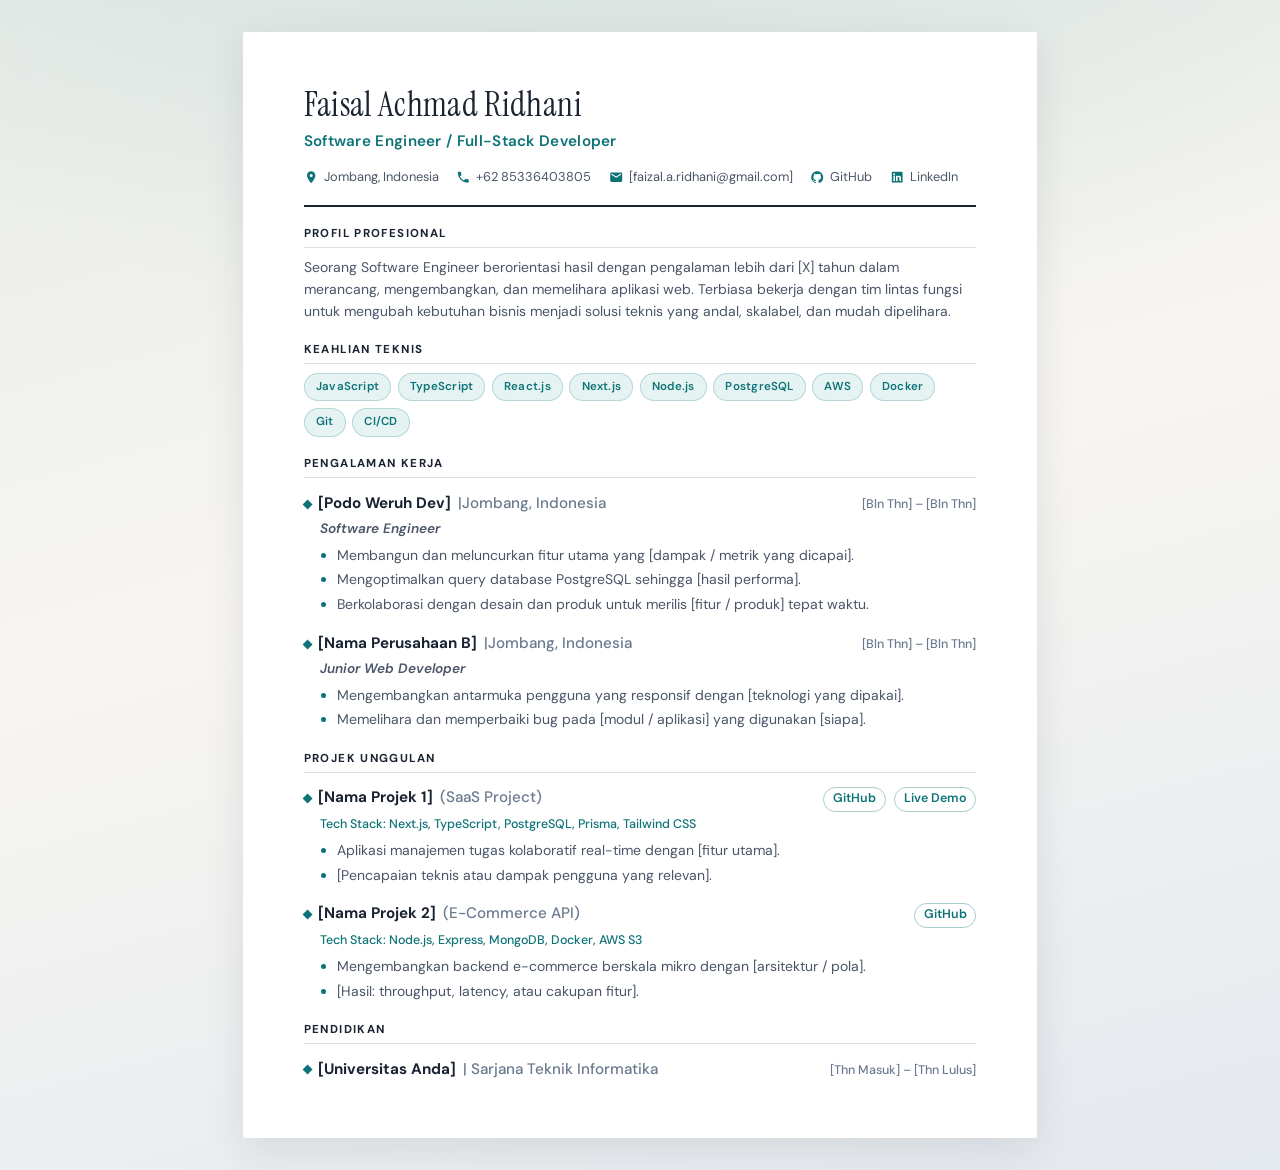
<file: portfolio-1/index-portfolio.html>
<!DOCTYPE html>
<html lang="id">
<head>
  <meta charset="UTF-8">
  <meta name="viewport" content="width=device-width, initial-scale=1.0">
  <title>Faisal Achmad Ridhani — CV</title>
  <link rel="preconnect" href="https://fonts.googleapis.com">
  <link rel="preconnect" href="https://fonts.gstatic.com" crossorigin>
  <link href="https://fonts.googleapis.com/css2?family=DM+Sans:ital,opsz,wght@0,9..40,400;0,9..40,500;0,9..40,600;0,9..40,700;1,9..40,400&family=Instrument+Serif:ital@0;1&display=swap" rel="stylesheet">
  <link rel="stylesheet" href="styles.css">
</head>
<body>
  <div class="page">
    <header class="header">
      <h1 class="name">Faisal Achmad Ridhani</h1>
      <p class="title">Software Engineer / Full-Stack Developer</p>
      <ul class="contact" aria-label="Kontak">
        <li>
          <svg class="icon" viewBox="0 0 24 24" aria-hidden="true" focusable="false"><path fill="currentColor" d="M12 2C8.13 2 5 5.13 5 9c0 5.25 7 13 7 13s7-7.75 7-13c0-3.87-3.13-7-7-7zm0 9.5a2.5 2.5 0 1 1 0-5 2.5 2.5 0 0 1 0 5z"/></svg>
          <span>Jombang, Indonesia</span>
        </li>
        <li>
          <svg class="icon" viewBox="0 0 24 24" aria-hidden="true" focusable="false"><path fill="currentColor" d="M6.6 10.8c1.4 2.8 3.8 5.1 6.6 6.6l2.2-2.2c.3-.3.7-.4 1.1-.3 1.2.4 2.5.6 3.8.6.6 0 1 .4 1 1V20c0 .6-.4 1-1 1C10.6 21 3 13.4 3 4c0-.6.4-1 1-1h3.5c.6 0 1 .4 1 1 0 1.3.2 2.6.6 3.8.1.4 0 .8-.3 1.1L6.6 10.8z"/></svg>
          <a href="tel:+62085336403805">+62 85336403805</a>
        </li>
        <li>
          <svg class="icon" viewBox="0 0 24 24" aria-hidden="true" focusable="false"><path fill="currentColor" d="M20 4H4c-1.1 0-2 .9-2 2v12c0 1.1.9 2 2 2h16c1.1 0 2-.9 2-2V6c0-1.1-.9-2-2-2zm0 4-8 5-8-5V6l8 5 8-5v2z"/></svg>
          <a href="mailto:faizal.a.ridhani@gmail.com">[faizal.a.ridhani@gmail.com]</a>
        </li>
        <li>
          <svg class="icon" viewBox="0 0 24 24" aria-hidden="true" focusable="false"><path fill="currentColor" d="M12 2C6.48 2 2 6.58 2 12.26c0 4.52 2.87 8.35 6.84 9.71.5.09.68-.22.68-.48 0-.24-.01-.87-.01-1.7-2.78.62-3.37-1.37-3.37-1.37-.45-1.18-1.11-1.5-1.11-1.5-.91-.64.07-.63.07-.63 1 .07 1.53 1.06 1.53 1.06.89 1.56 2.34 1.11 2.91.85.09-.66.35-1.11.63-1.37-2.22-.26-4.56-1.14-4.56-5.07 0-1.12.39-2.03 1.03-2.75-.1-.26-.45-1.31.1-2.73 0 0 .84-.27 2.75 1.05A9.3 9.3 0 0 1 12 6.84c.85.004 1.71.12 2.51.35 1.9-1.32 2.74-1.05 2.74-1.05.55 1.42.2 2.47.1 2.73.64.72 1.03 1.63 1.03 2.75 0 3.94-2.34 4.8-4.57 5.06.36.32.68.94.68 1.9 0 1.37-.01 2.47-.01 2.81 0 .27.18.58.69.48A10.01 10.01 0 0 0 22 12.26C22 6.58 17.52 2 12 2z"/></svg>
          <a href="https://github.com/username" target="_blank" rel="noopener noreferrer">GitHub</a>
        </li>
        <li>
          <svg class="icon" viewBox="0 0 24 24" aria-hidden="true" focusable="false"><path fill="currentColor" d="M19 3H5a2 2 0 0 0-2 2v14a2 2 0 0 0 2 2h14a2 2 0 0 0 2-2V5a2 2 0 0 0-2-2zM8.34 18.34H5.67v-8.59h2.67v8.59zM7 8.57a1.55 1.55 0 1 1 0-3.1 1.55 1.55 0 0 1 0 3.1zM18.34 18.34h-2.67v-4.18c0-1-.02-2.28-1.39-2.28-1.39 0-1.6 1.08-1.6 2.2v4.26h-2.67v-8.59h2.56v1.17h.04c.36-.68 1.23-1.39 2.53-1.39 2.7 0 3.2 1.78 3.2 4.09v4.72z"/></svg>
          <a href="https://linkedin.com/in/username" target="_blank" rel="noopener noreferrer">LinkedIn</a>
        </li>
      </ul>
    </header>

    <section class="section" aria-labelledby="profil-heading">
      <h2 id="profil-heading" class="section-title">Profil Profesional</h2>
      <p class="profile-text">
        Seorang Software Engineer berorientasi hasil dengan pengalaman lebih dari [X] tahun
        dalam merancang, mengembangkan, dan memelihara aplikasi web. Terbiasa bekerja dengan
        tim lintas fungsi untuk mengubah kebutuhan bisnis menjadi solusi teknis yang andal,
        skalabel, dan mudah dipelihara.
      </p>
    </section>

    <section class="section" aria-labelledby="skills-heading">
      <h2 id="skills-heading" class="section-title">Keahlian Teknis</h2>
      <ul class="skills">
        <li>JavaScript</li>
        <li>TypeScript</li>
        <li>React.js</li>
        <li>Next.js</li>
        <li>Node.js</li>
        <li>PostgreSQL</li>
        <li>AWS</li>
        <li>Docker</li>
        <li>Git</li>
        <li>CI/CD</li>
      </ul>
    </section>

    <section class="section" aria-labelledby="experience-heading">
      <h2 id="experience-heading" class="section-title">Pengalaman Kerja</h2>

      <article class="entry">
        <div class="entry-header">
          <h3 class="entry-title">
            <span class="marker" aria-hidden="true"></span>
            [Podo Weruh Dev] <span class="meta">|Jombang, Indonesia</span>
          </h3>
          <time class="period">[Bln Thn] – [Bln Thn]</time>
        </div>
        <p class="role">Software Engineer</p>
        <ul class="bullets">
          <li>Membangun dan meluncurkan fitur utama yang [dampak / metrik yang dicapai].</li>
          <li>Mengoptimalkan query database PostgreSQL sehingga [hasil performa].</li>
          <li>Berkolaborasi dengan desain dan produk untuk merilis [fitur / produk] tepat waktu.</li>
        </ul>
      </article>

      <article class="entry">
        <div class="entry-header">
          <h3 class="entry-title">
            <span class="marker" aria-hidden="true"></span>
            [Nama Perusahaan B] <span class="meta">|Jombang, Indonesia</span>
          </h3>
          <time class="period">[Bln Thn] – [Bln Thn]</time>
        </div>
        <p class="role">Junior Web Developer</p>
        <ul class="bullets">
          <li>Mengembangkan antarmuka pengguna yang responsif dengan [teknologi yang dipakai].</li>
          <li>Memelihara dan memperbaiki bug pada [modul / aplikasi] yang digunakan [siapa].</li>
        </ul>
      </article>
    </section>

    <section class="section" aria-labelledby="projects-heading">
      <h2 id="projects-heading" class="section-title">Projek Unggulan</h2>

      <article class="entry">
        <div class="entry-header">
          <h3 class="entry-title">
            <span class="marker" aria-hidden="true"></span>
            [Nama Projek 1] <span class="meta">(SaaS Project)</span>
          </h3>
          <p class="links">
            <a href="https://github.com/username/project-1" target="_blank" rel="noopener noreferrer">GitHub</a>
            <a href="https://project-1.example.com" target="_blank" rel="noopener noreferrer">Live Demo</a>
          </p>
        </div>
        <p class="stack-line">Tech Stack: Next.js, TypeScript, PostgreSQL, Prisma, Tailwind CSS</p>
        <ul class="bullets">
          <li>Aplikasi manajemen tugas kolaboratif real-time dengan [fitur utama].</li>
          <li>[Pencapaian teknis atau dampak pengguna yang relevan].</li>
        </ul>
      </article>

      <article class="entry">
        <div class="entry-header">
          <h3 class="entry-title">
            <span class="marker" aria-hidden="true"></span>
            [Nama Projek 2] <span class="meta">(E-Commerce API)</span>
          </h3>
          <p class="links">
            <a href="https://github.com/username/project-2" target="_blank" rel="noopener noreferrer">GitHub</a>
          </p>
        </div>
        <p class="stack-line">Tech Stack: Node.js, Express, MongoDB, Docker, AWS S3</p>
        <ul class="bullets">
          <li>Mengembangkan backend e-commerce berskala mikro dengan [arsitektur / pola].</li>
          <li>[Hasil: throughput, latency, atau cakupan fitur].</li>
        </ul>
      </article>
    </section>

    <section class="section section-last" aria-labelledby="education-heading">
      <h2 id="education-heading" class="section-title">Pendidikan</h2>

      <article class="entry">
        <div class="entry-header">
          <h3 class="entry-title">
            <span class="marker" aria-hidden="true"></span>
            [Universitas Anda] <span class="meta">| Sarjana Teknik Informatika</span>
          </h3>
          <time class="period">[Thn Masuk] – [Thn Lulus]</time>
        </div>
      </article>
    </section>
  </div>
</body>
</html>
</file>
<file: portfolio-1/styles.css>
/* CV — charcoal + teal, A4 web + print */

:root {
  --ink: #1a2332;
  --ink-muted: #4a5568;
  --ink-soft: #6b7a8f;
  --paper: #f7f5f1;
  --sheet: #ffffff;
  --accent: #0d7377;
  --accent-soft: #e6f3f3;
  --rule: #d8dee6;
  --shadow: 0 12px 40px rgba(26, 35, 50, 0.1);

  --font-display: "Instrument Serif", Georgia, serif;
  --font-body: "DM Sans", system-ui, sans-serif;

  --page-width: 210mm;
  --page-pad: 14mm 16mm;
  --radius-pill: 999px;
}

*,
*::before,
*::after {
  box-sizing: border-box;
}

html {
  -webkit-text-size-adjust: 100%;
}

body {
  margin: 0;
  min-height: 100vh;
  font-family: var(--font-body);
  font-size: 10.5pt;
  line-height: 1.55;
  color: var(--ink);
  background:
    radial-gradient(ellipse 80% 50% at 50% -20%, rgba(13, 115, 119, 0.12), transparent),
    linear-gradient(165deg, #e8ece8 0%, var(--paper) 45%, #e4e9ef 100%);
}

a {
  color: var(--accent);
  text-decoration: none;
}

a:hover {
  text-decoration: underline;
  text-underline-offset: 2px;
}

a:focus-visible {
  outline: 2px solid var(--accent);
  outline-offset: 2px;
  border-radius: 2px;
}

/* —— Page sheet —— */

.page {
  width: min(100% - 1.5rem, var(--page-width));
  margin: 2rem auto;
  padding: var(--page-pad);
  background: var(--sheet);
  box-shadow: var(--shadow);
  border-radius: 2px;
}

/* —— Header —— */

.header {
  padding-bottom: 1.1rem;
  border-bottom: 2px solid var(--ink);
}

.name {
  margin: 0;
  font-family: var(--font-display);
  font-size: 2.15rem;
  font-weight: 400;
  line-height: 1.15;
  letter-spacing: 0.01em;
  color: var(--ink);
}

.title {
  margin: 0.35rem 0 0.85rem;
  font-size: 0.95rem;
  font-weight: 600;
  letter-spacing: 0.02em;
  color: var(--accent);
}

.contact {
  display: flex;
  flex-wrap: wrap;
  gap: 0.35rem 1.1rem;
  margin: 0;
  padding: 0;
  list-style: none;
  font-size: 0.8rem;
  color: var(--ink-muted);
}

.contact li {
  display: inline-flex;
  align-items: center;
  gap: 0.35rem;
}

.contact a {
  color: inherit;
}

.contact a:hover {
  color: var(--accent);
}

.icon {
  width: 0.9rem;
  height: 0.9rem;
  flex-shrink: 0;
  color: var(--accent);
}

/* —— Sections —— */

.section {
  margin-top: 1.15rem;
}

.section-title {
  margin: 0 0 0.55rem;
  padding-bottom: 0.28rem;
  font-size: 0.72rem;
  font-weight: 700;
  letter-spacing: 0.12em;
  text-transform: uppercase;
  color: var(--ink);
  border-bottom: 1px solid var(--rule);
}

.profile-text {
  margin: 0;
  color: var(--ink-muted);
  text-wrap: pretty;
}

/* —— Skill pills —— */

.skills {
  display: flex;
  flex-wrap: wrap;
  gap: 0.4rem;
  margin: 0;
  padding: 0;
  list-style: none;
}

.skills li {
  padding: 0.28rem 0.7rem;
  font-size: 0.72rem;
  font-weight: 600;
  letter-spacing: 0.02em;
  color: var(--accent);
  background: var(--accent-soft);
  border: 1px solid rgba(13, 115, 119, 0.22);
  border-radius: var(--radius-pill);
}

/* —— Entries (experience / projects / education) —— */

.entry {
  margin-top: 0.85rem;
}

.entry + .entry {
  margin-top: 1rem;
}

.entry-header {
  display: flex;
  flex-wrap: wrap;
  align-items: baseline;
  justify-content: space-between;
  gap: 0.25rem 1rem;
}

.entry-header .period,
.entry-header .links {
  margin-left: auto;
}

.entry-title {
  display: flex;
  align-items: baseline;
  gap: 0.45rem;
  margin: 0;
  font-size: 0.95rem;
  font-weight: 700;
  color: var(--ink);
}

.marker {
  display: inline-block;
  width: 0.45rem;
  height: 0.45rem;
  margin-top: 0.28em;
  flex-shrink: 0;
  background: var(--accent);
  transform: rotate(45deg);
}

.meta {
  font-weight: 500;
  color: var(--ink-soft);
}

.period {
  font-size: 0.78rem;
  font-weight: 500;
  white-space: nowrap;
  color: var(--ink-soft);
}

.role {
  margin: 0.15rem 0 0.35rem 1rem;
  font-size: 0.85rem;
  font-weight: 600;
  font-style: italic;
  color: var(--ink-muted);
}

.stack-line {
  margin: 0.2rem 0 0.35rem 1rem;
  font-size: 0.78rem;
  font-weight: 500;
  color: var(--accent);
}

.links {
  display: flex;
  flex-wrap: wrap;
  gap: 0.5rem;
  margin: 0;
  font-size: 0.78rem;
  font-weight: 600;
}

.links a {
  padding: 0.12rem 0.55rem;
  border: 1px solid rgba(13, 115, 119, 0.35);
  border-radius: var(--radius-pill);
  text-decoration: none;
}

.links a:hover {
  background: var(--accent-soft);
  text-decoration: none;
}

.bullets {
  margin: 0 0 0 1rem;
  padding-left: 1.1rem;
  color: var(--ink-muted);
}

.bullets li {
  margin-bottom: 0.2rem;
}

.bullets li::marker {
  color: var(--accent);
}

.section-last {
  margin-bottom: 0.25rem;
}

/* —— Responsive —— */

@media (max-width: 640px) {
  body {
    background: var(--sheet);
  }

  .page {
    width: 100%;
    margin: 0;
    padding: 1.25rem 1.1rem 2rem;
    box-shadow: none;
    border-radius: 0;
  }

  .name {
    font-size: 1.75rem;
  }

  .entry-header {
    flex-direction: column;
    align-items: flex-start;
  }

  .role,
  .stack-line,
  .bullets {
    margin-left: 0.85rem;
  }
}

/* —— Print / PDF —— */

@page {
  size: A4;
  margin: 12mm 14mm;
}

@media print {
  body {
    background: none;
    color: #000;
    font-size: 10pt;
  }

  .page {
    width: 100%;
    margin: 0;
    padding: 0;
    box-shadow: none;
    border-radius: 0;
  }

  a {
    color: inherit;
    text-decoration: none;
  }

  .links a {
    border-color: #999;
  }

  .skills li {
    background: transparent;
    border-color: #999;
    color: #000;
  }

  .title,
  .icon,
  .marker,
  .stack-line,
  .bullets li::marker {
    color: var(--accent);
    -webkit-print-color-adjust: exact;
    print-color-adjust: exact;
  }

  .section {
    break-inside: avoid;
  }

  .entry {
    break-inside: avoid;
  }
}

@media (prefers-reduced-motion: reduce) {
  * {
    animation: none !important;
    transition: none !important;
  }
}
</file>
